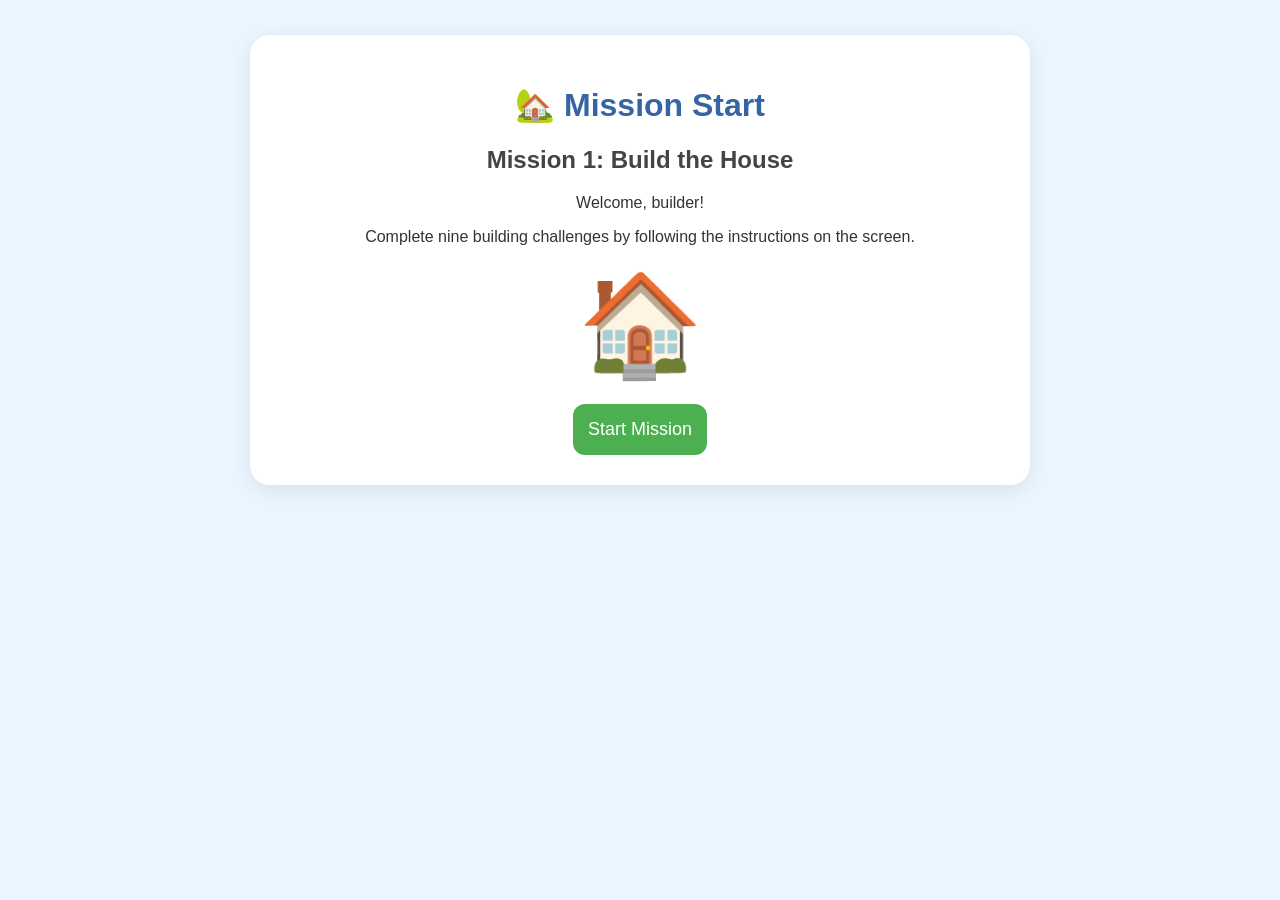
<file: index.html>
<!DOCTYPE html>
<html lang="en">

<head>
  <meta charset="UTF-8">
  <meta name="viewport" content="width=device-width, initial-scale=1.0">
  <title>Mission Start</title>
  <link rel="stylesheet" href="style.css">
</head>

<body>
  <main class="game">

    <h1>🏡 Mission Start</h1>
    <h2>Mission 1: Build the House</h2>

    <!-- WELCOME SCREEN -->
    <section id="welcomeScreen">
      <p>Welcome, builder!</p>
      <p>
        Complete nine building challenges by following
        the instructions on the screen.
      </p>
      <div class="house">🏠</div>
      <button id="startButton">Start Mission</button>
    </section>

    <!-- GAME SCREEN -->
    <section id="gameScreen" hidden>
      <h3 id="roundTitle"></h3>
      <p id="roundDescription"></p>

      <div id="instructionPanel"></div>

      <button id="reviewButton" type="button" hidden>
        Show Instructions Again
      </button>

      <div id="buildingArea">
        <div id="buildingDisplay">🏞️</div>
      </div>

      <p>Choose your next building piece:</p>
      <div id="pieceButtons" class="pieces"></div>

      <p id="feedback" aria-live="polite"></p>
      <p id="progress"></p>
      <p id="challengeProgress"></p>
    </section>

    <!-- BETWEEN CHALLENGES -->
    <section id="betweenScreen" hidden>
      <h2>⭐ Great work!</h2>
      <p id="betweenMessage"></p>
      <button id="nextButton">Next Building Challenge</button>
    </section>

    <!-- RESULTS DASHBOARD -->
    <section id="resultsScreen" hidden>
      <h2>📊 Mission Results</h2>
      <p>
        Here's how you performed with each type
        of instruction support.
      </p>

      <h3>Incorrect Attempts by Instruction Type</h3>
      <div id="errorChart" class="chart"></div>

      <h3>Performance Summary</h3>
      <div id="results"></div>

      <button id="downloadButton">⬇ Download Results (CSV)</button>
      <button id="restartButton">Play Again</button>
    </section>

  </main>

  <script src="script.js"></script>
</body>

</html>
</file>
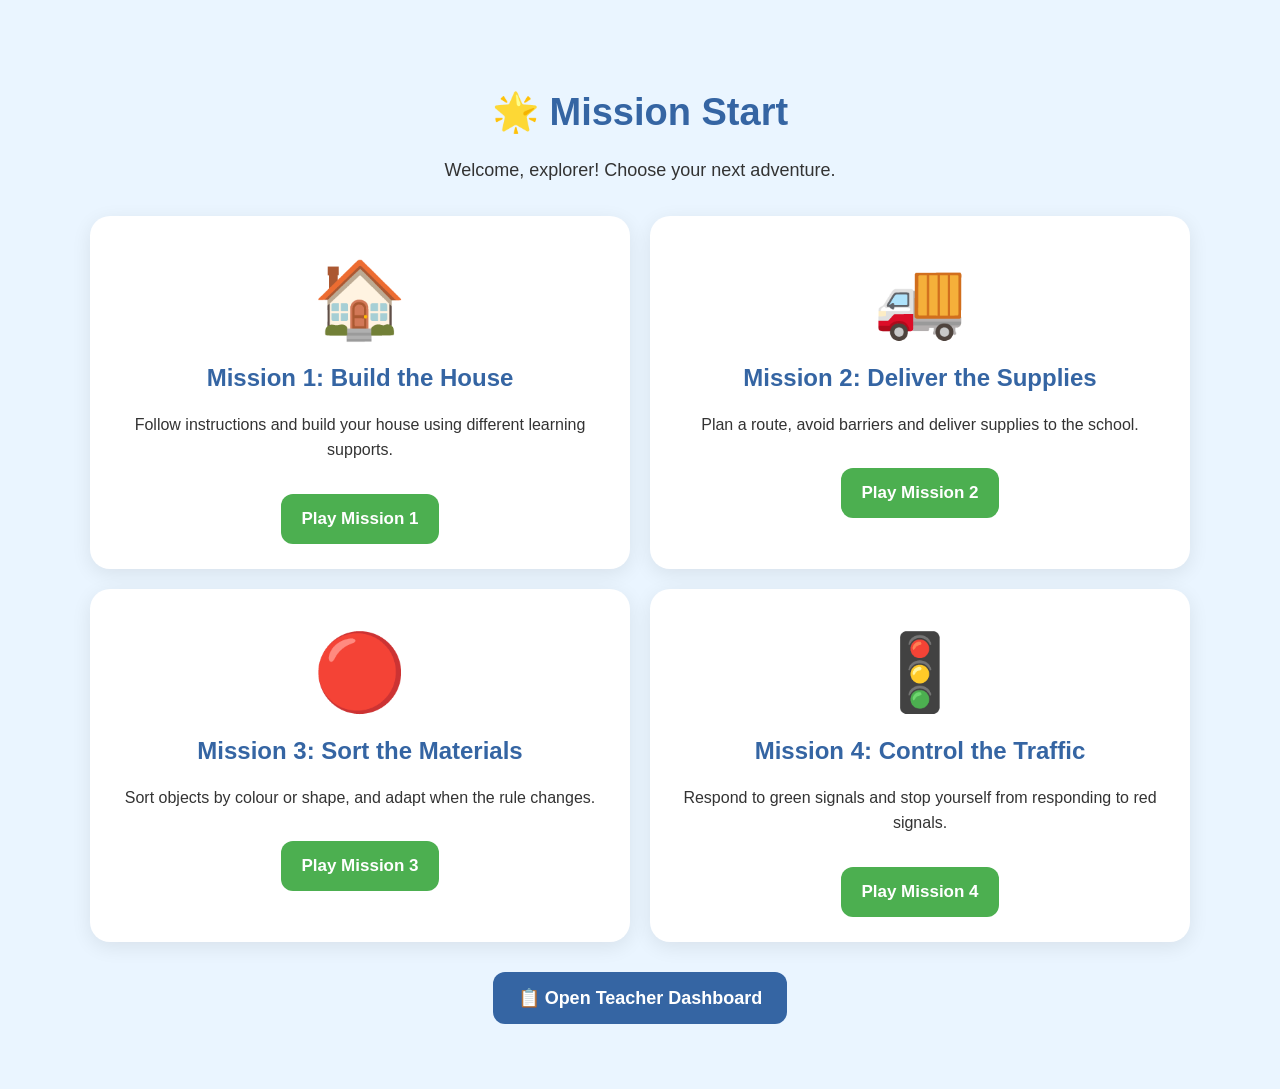
<file: home.html>
<!DOCTYPE html>
<html lang="en">
<head>
  <meta charset="UTF-8">
  <meta name="viewport" content="width=device-width, initial-scale=1.0">
  <title>Mission Start - Choose Your Mission</title>

  <style>
    body {
      margin: 0;
      background: #eaf5ff;
      font-family: Arial, sans-serif;
      color: #333;
      text-align: center;
    }

    .container {
      max-width: 1100px;
      margin: 40px auto;
      padding: 25px;
    }

    h1 {
      color: #3565a3;
      font-size: 38px;
    }

    .subtitle {
      font-size: 18px;
      margin-bottom: 35px;
    }

    .missions {
      display: grid;
      grid-template-columns: repeat(2, 1fr);
      gap: 20px;
    }

    .missionCard {
      background: white;
      padding: 25px;
      border-radius: 20px;
      box-shadow: 0 5px 20px #00000015;
    }

    .missionIcon {
      font-size: 75px;
      margin: 15px;
    }

    .missionCard h2 {
      color: #3565a3;
    }

    .missionCard p {
      line-height: 1.6;
    }

    .playButton {
      display: inline-block;
      margin-top: 15px;
      padding: 15px 20px;
      background: #4caf50;
      color: white;
      text-decoration: none;
      border-radius: 12px;
      font-size: 17px;
      font-weight: bold;
    }

    .playButton:hover {
      background: #398b3d;
    }

    @media (max-width: 750px) {
      .missions {
        grid-template-columns: 1fr;
      }
    }
  </style>
</head>

<body>
  <main class="container">
    <h1>🌟 Mission Start</h1>

    <p class="subtitle">
      Welcome, explorer! Choose your next adventure.
    </p>

    <div class="missions">

      <section class="missionCard">
        <div class="missionIcon">🏠</div>
        <h2>Mission 1: Build the House</h2>
        <p>
          Follow instructions and build your house
          using different learning supports.
        </p>
        <a class="playButton" href="index.html">
          Play Mission 1
        </a>
      </section>

      <section class="missionCard">
        <div class="missionIcon">🚚</div>
        <h2>Mission 2: Deliver the Supplies</h2>
        <p>
          Plan a route, avoid barriers and
          deliver supplies to the school.
        </p>
        <a class="playButton" href="mission2.html">
          Play Mission 2
        </a>
      </section>

      <section class="missionCard">
        <div class="missionIcon">🔴</div>
        <h2>Mission 3: Sort the Materials</h2>
        <p>
          Sort objects by colour or shape,
          and adapt when the rule changes.
        </p>
        <a class="playButton" href="mission3.html">
          Play Mission 3
        </a>
      </section>

      <section class="missionCard">
        <div class="missionIcon">🚦</div>
        <h2>Mission 4: Control the Traffic</h2>
        <p>
          Respond to green signals and stop
          yourself from responding to red signals.
        </p>
        <a class="playButton" href="mission4.html">
          Play Mission 4
        </a>
      </section>

    </div>
    
<section style="margin-top: 30px; text-align: center;">
  <a href="teacher.html"
     style="
       display: inline-block;
       background: #3565a3;
       color: white;
       padding: 15px 25px;
       border-radius: 12px;
       text-decoration: none;
       font-size: 18px;
       font-weight: bold;
     ">
    📋 Open Teacher Dashboard
  </a>
</section>

  </main>
</body>
</html>
</file>
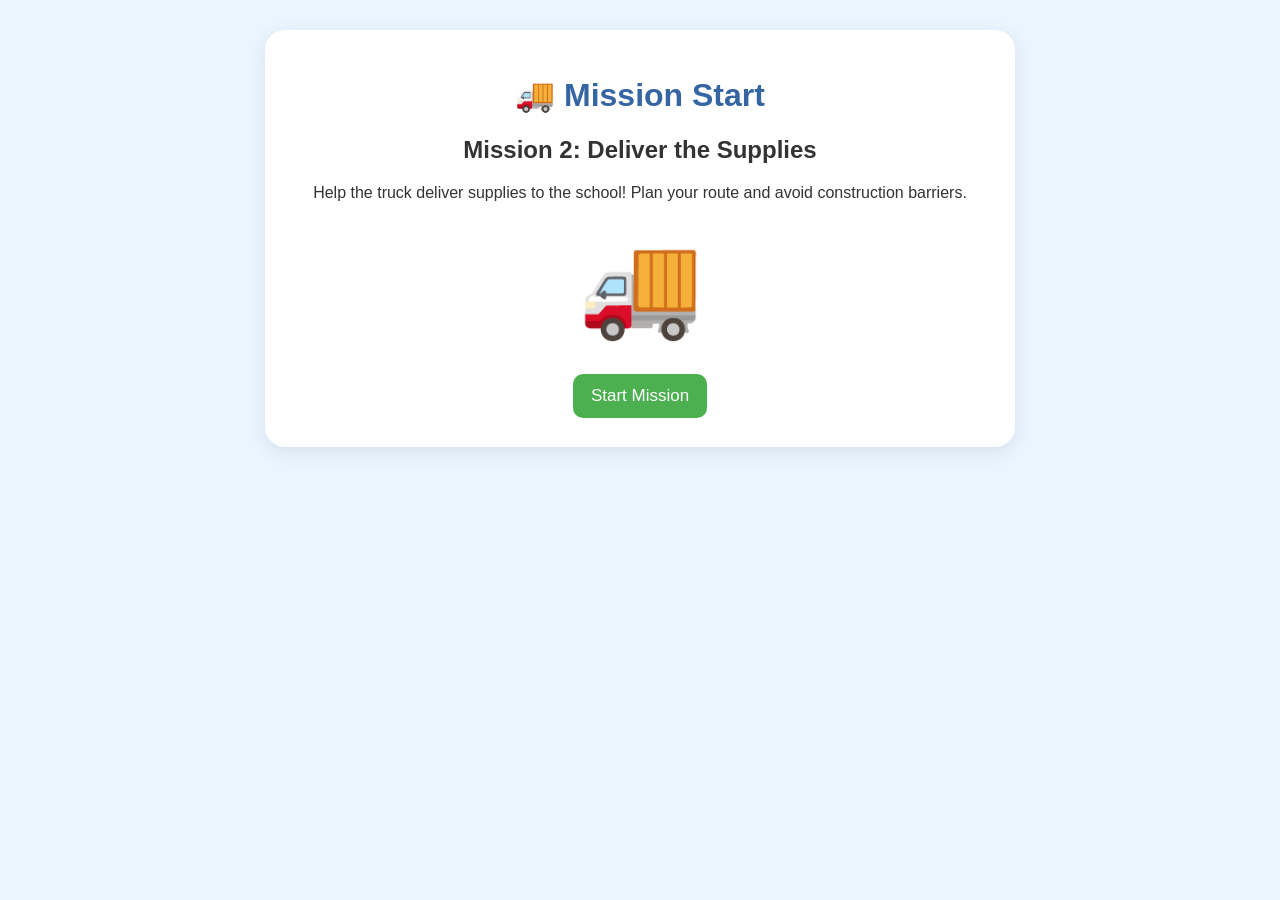
<file: mission2.html>
<!DOCTYPE html>
<html lang="en">
<head>
  <meta charset="UTF-8">
  <meta name="viewport" content="width=device-width, initial-scale=1.0">
  <title>Mission 2 - Deliver the Supplies</title>
  <link rel="stylesheet" href="mission2.css">
</head>
<body>

  <main class="game">
    <h1>🚚 Mission Start</h1>
    <h2>Mission 2: Deliver the Supplies</h2>

    <section id="welcomeScreen">
      <p>
        Help the truck deliver supplies to the school!
        Plan your route and avoid construction barriers.
      </p>
      <div class="truck">🚚</div>
      <button id="startButton">Start Mission</button>
    </section>

    <section id="gameScreen" hidden>
      <p id="instructions">
        Move the truck to the school without hitting barriers.
      </p>

      <div id="grid" class="grid"></div>

      <div class="controls">
        <button id="upButton">↑ Up</button>
        <div>
          <button id="leftButton">← Left</button>
          <button id="downButton">↓ Down</button>
          <button id="rightButton">→ Right</button>
        </div>
      </div>

      <p id="feedback" aria-live="polite"></p>
      <p id="progress"></p>
    </section>

    <section id="resultsScreen" hidden>
      <h2>🎉 Delivery Complete!</h2>
      <div id="results"></div>
      <button id="restartButton">Play Again</button>
      <p><a href="index.html">Return to Mission 1</a></p>
    </section>
  </main>

  <script src="mission2.js"></script>
</body>
</html>
</file>
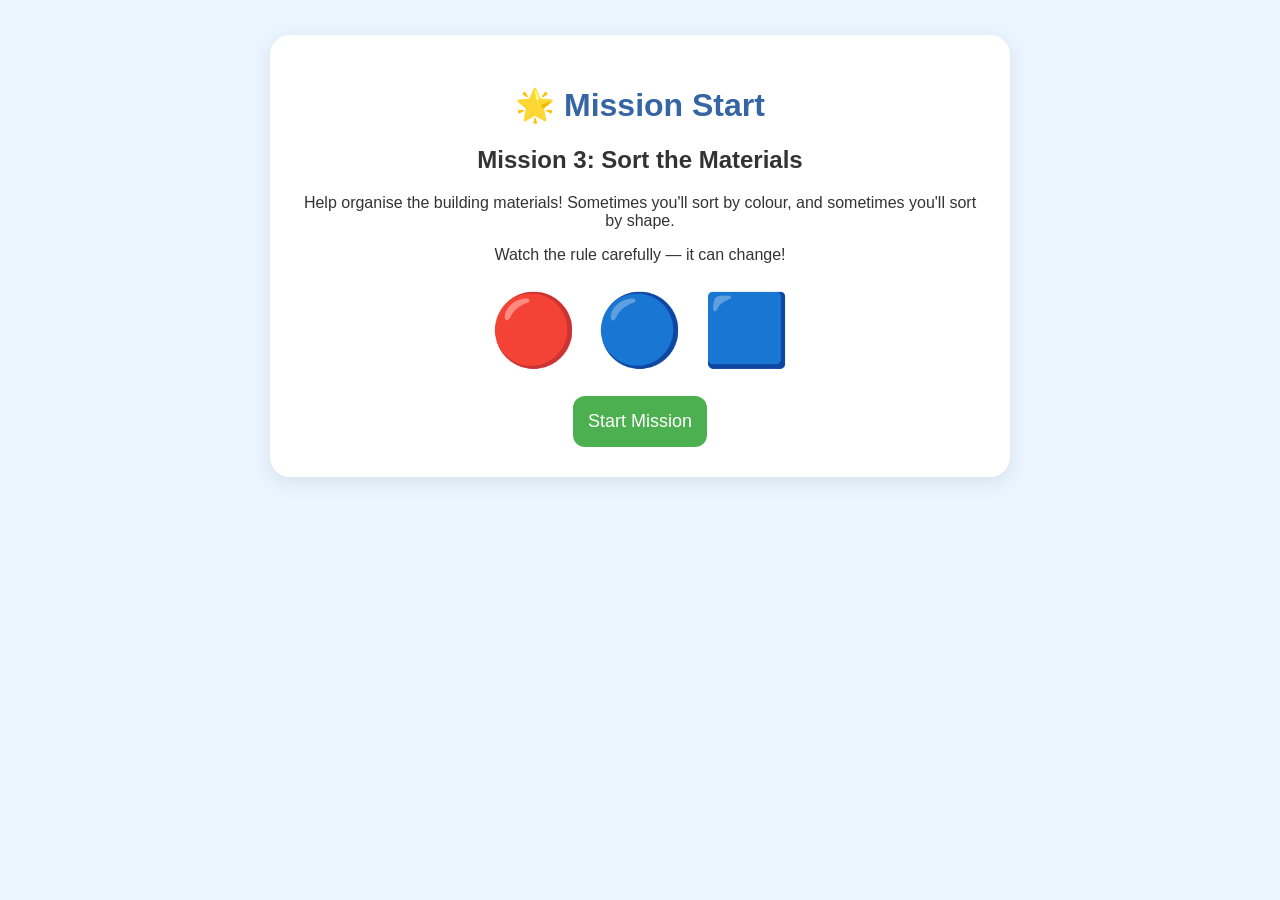
<file: mission3.html>
<!DOCTYPE html>
<html lang="en">
<head>
  <meta charset="UTF-8">
  <meta name="viewport" content="width=device-width, initial-scale=1.0">
  <title>Mission 3 - Sort the Materials</title>
  <link rel="stylesheet" href="mission3.css">
</head>

<body>
  <main class="game">

    <h1>🌟 Mission Start</h1>
    <h2>Mission 3: Sort the Materials</h2>

    <section id="welcomeScreen">
      <p>
        Help organise the building materials!
        Sometimes you'll sort by colour,
        and sometimes you'll sort by shape.
      </p>

      <p>
        Watch the rule carefully — it can change!
      </p>

      <div class="welcomeIcon">🔴 🔵 🟦</div>
      <button id="startButton">Start Mission</button>
    </section>

    <section id="gameScreen" hidden>
      <p id="trialProgress"></p>

      <div id="rulePanel">
        <h3 id="ruleText"></h3>
      </div>

      <div id="shapeArea" aria-label="Shape to sort">
        <div id="shape"></div>
      </div>

      <p>Where does this material belong?</p>

      <div id="answerButtons"></div>

      <p id="feedback" aria-live="polite"></p>
    </section>

    <section id="resultsScreen" hidden>
      <h2>🎉 Sorting Complete!</h2>
      <div id="results"></div>

      <button id="restartButton">Play Again</button>
      <p><a href="home.html">Return to Main Menu</a></p>
    </section>

  </main>

  <script src="mission3.js"></script>
</body>
</html>
</file>
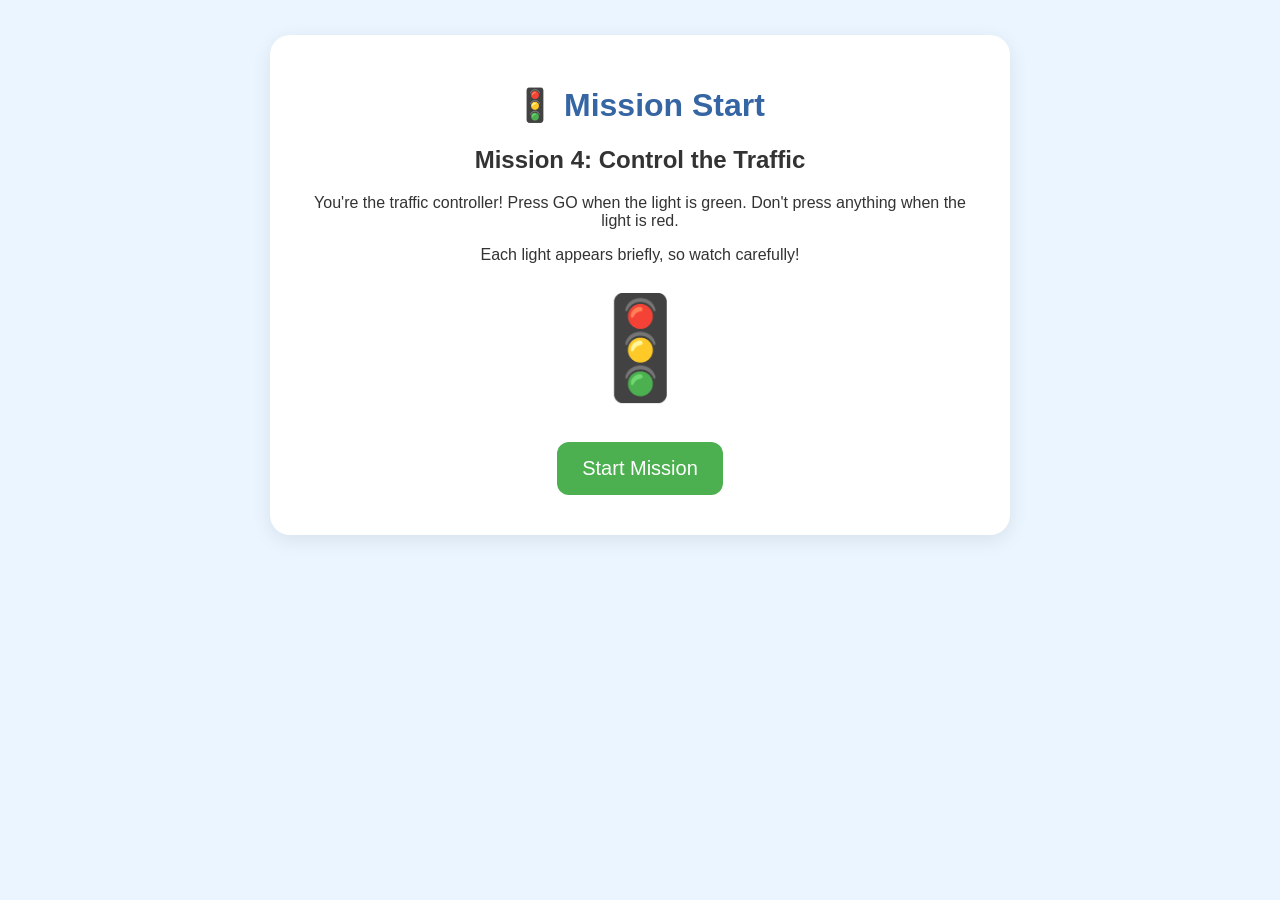
<file: mission4.html>
<!DOCTYPE html>
<html lang="en">
<head>
  <meta charset="UTF-8">
  <meta name="viewport" content="width=device-width, initial-scale=1.0">
  <title>Mission 4 - Control the Traffic</title>
  <link rel="stylesheet" href="mission4.css">
</head>

<body>
  <main class="game">
    <h1>🚦 Mission Start</h1>
    <h2>Mission 4: Control the Traffic</h2>

    <section id="welcomeScreen">
      <p>
        You're the traffic controller!
        Press GO when the light is green.
        Don't press anything when the light is red.
      </p>

      <p>
        Each light appears briefly, so watch carefully!
      </p>

      <div class="welcomeIcon">🚦</div>
      <button id="startButton">Start Mission</button>
    </section>

    <section id="gameScreen" hidden>
      <p id="trialProgress"></p>

      <div id="trafficLight">
        <div id="redLight" class="light"></div>
        <div id="greenLight" class="light"></div>
      </div>

      <p id="signalText">Get ready...</p>

      <button id="goButton">🚗 GO!</button>

      <p id="feedback" aria-live="polite"></p>
    </section>

    <section id="resultsScreen" hidden>
      <h2>🎉 Traffic Mission Complete!</h2>
      <div id="results"></div>

      <button id="restartButton">Play Again</button>
      <p><a href="home.html">Return to Main Menu</a></p>
    </section>
  </main>

  <script src="mission4.js"></script>
</body>
</html>
</file>
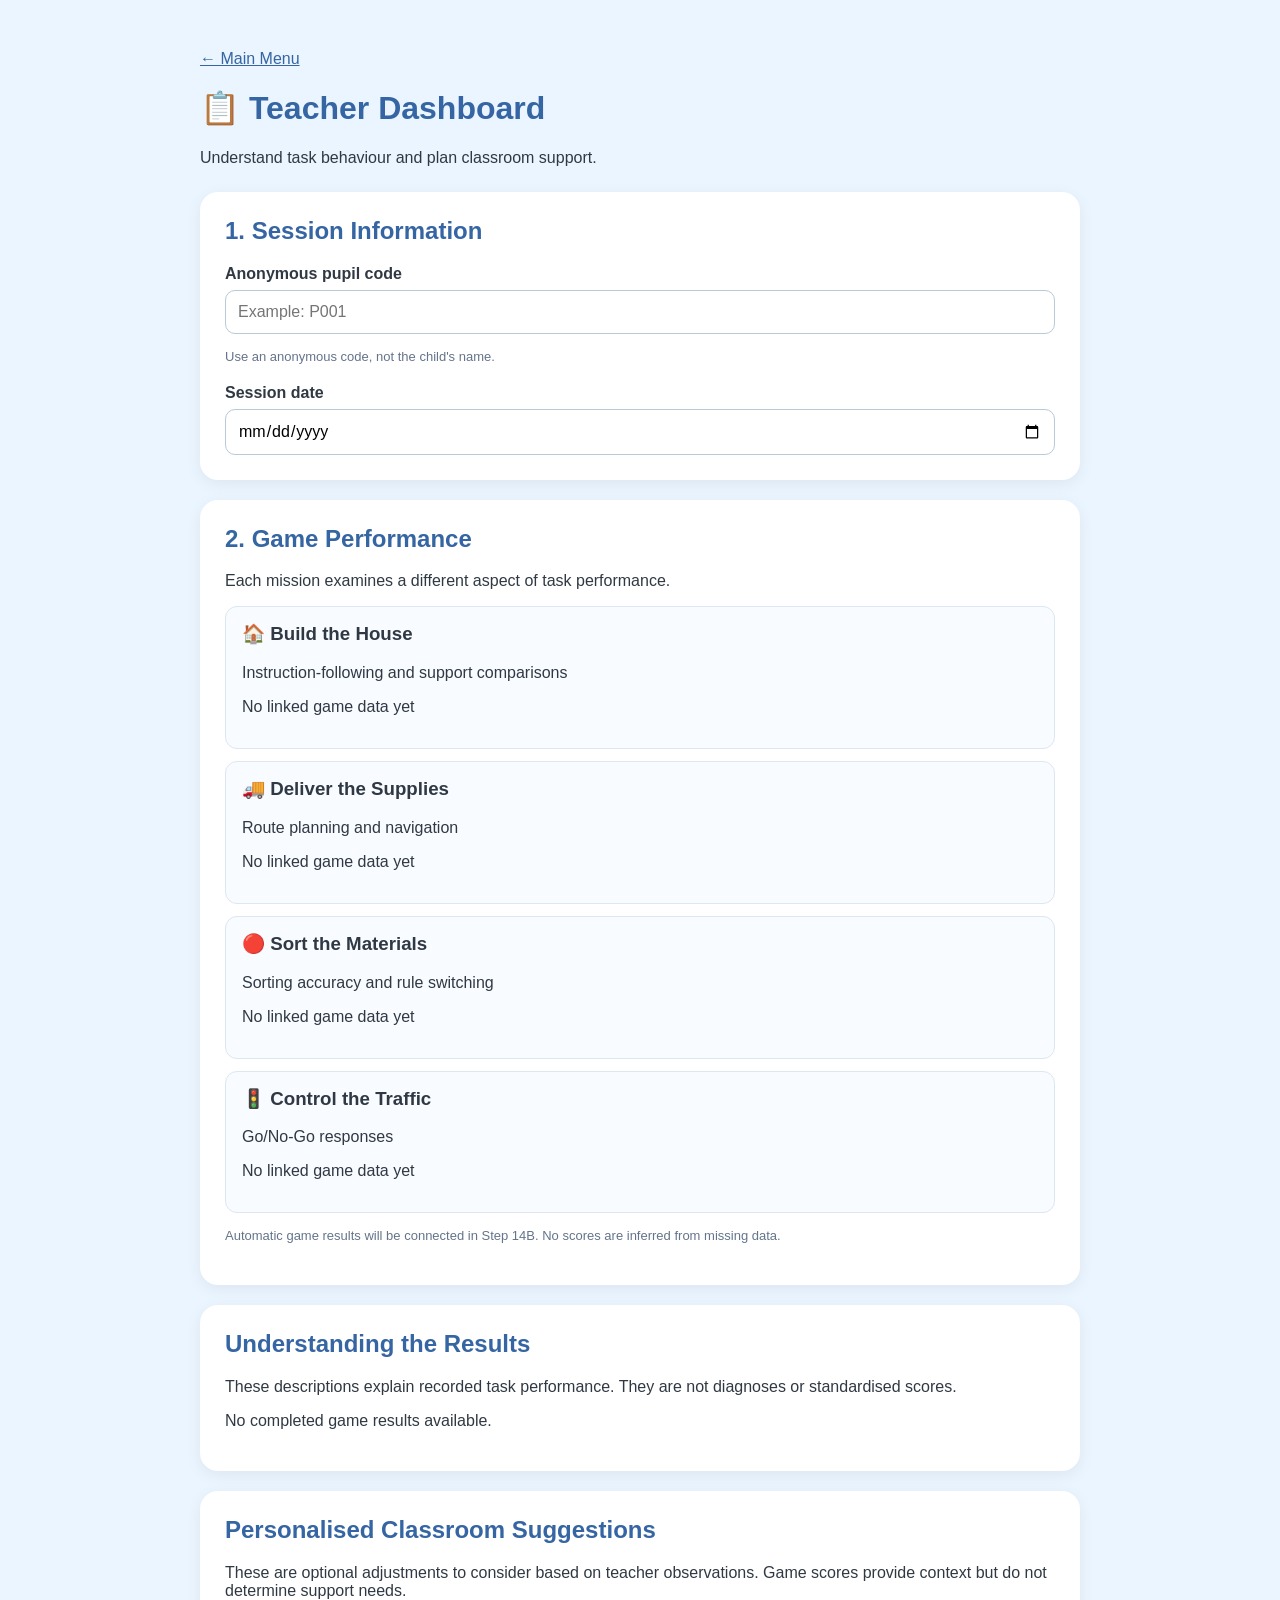
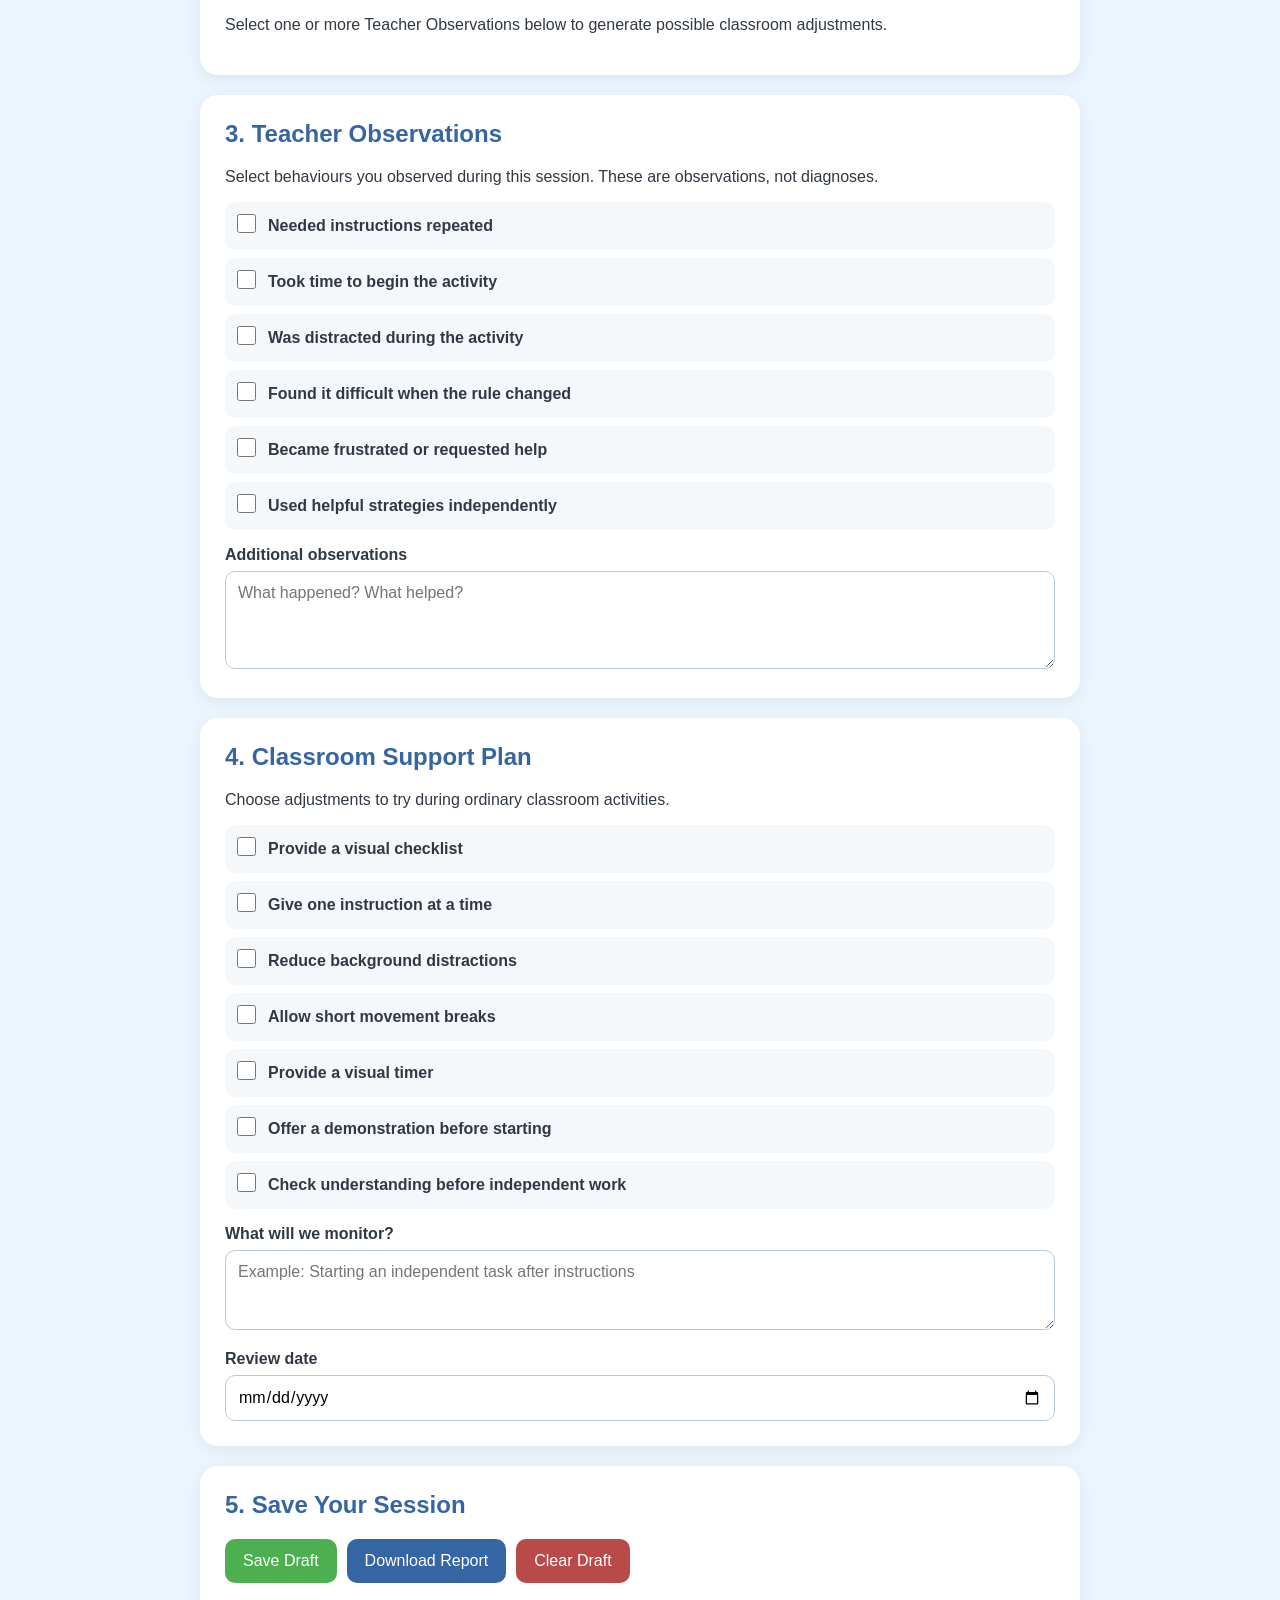
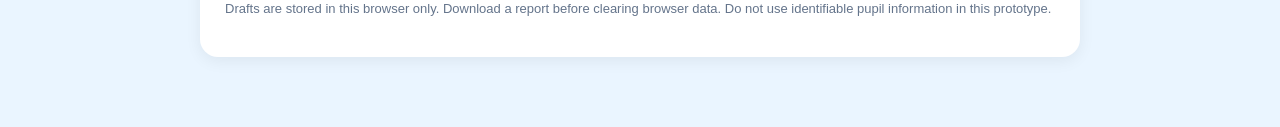
<file: teacher.html>
<!DOCTYPE html>
<html lang="en">
<head>
  <meta charset="UTF-8">
  <meta name="viewport" content="width=device-width, initial-scale=1">
  <title>Mission Start - Teacher Dashboard</title>
  <link rel="stylesheet" href="teacher.css">
</head>
<body>
  <main class="dashboard">

    <header>
      <a href="home.html">← Main Menu</a>
      <h1>📋 Teacher Dashboard</h1>
      <p>Understand task behaviour and plan classroom support.</p>
    </header>

    <section class="panel">
      <h2>1. Session Information</h2>

      <label for="studentCode">Anonymous pupil code</label>
      <input id="studentCode" type="text"
        placeholder="Example: P001" maxlength="30">

      <p class="hint">
        Use an anonymous code, not the child's name.
      </p>

      <label for="sessionDate">Session date</label>
      <input id="sessionDate" type="date">
    </section>

    <section class="panel">
      <h2>2. Game Performance</h2>
      <p>
        Each mission examines a different aspect of
        task performance.
      </p>

      <div id="missionCards"></div>

      <p class="hint">
        Automatic game results will be connected in Step 14B.
        No scores are inferred from missing data.
      </p>
    </section>

    <section class="panel">
      <h2>3. Teacher Observations</h2>
      <p>
        Select behaviours you observed during this session.
        These are observations, not diagnoses.
      </p>

      <div id="observationList"></div>

      <label for="teacherNotes">Additional observations</label>
      <textarea id="teacherNotes" rows="4"
        placeholder="What happened? What helped?"></textarea>
    </section>

    <section class="panel">
      <h2>4. Classroom Support Plan</h2>
      <p>
        Choose adjustments to try during ordinary
        classroom activities.
      </p>

      <div id="supportList"></div>

      <label for="targetBehaviour">What will we monitor?</label>
      <textarea id="targetBehaviour" rows="3"
        placeholder="Example: Starting an independent task after instructions"></textarea>

      <label for="reviewDate">Review date</label>
      <input id="reviewDate" type="date">
    </section>

    <section class="panel">
      <h2>5. Save Your Session</h2>

      <div class="actions">
        <button id="saveButton">Save Draft</button>
        <button id="downloadButton" class="secondary">
          Download Report
        </button>
        <button id="clearButton" class="danger">
          Clear Draft
        </button>
      </div>

      <p id="saveMessage" aria-live="polite"></p>

      <p class="hint">
        Drafts are stored in this browser only.
        Download a report before clearing browser data.
        Do not use identifiable pupil information in
        this prototype.
      </p>
    </section>

  </main>

  <script src="teacher.js"></script>
</body>
</html>
</file>
<file: style.css>
body {
  margin: 0;
  background: #eaf5ff;
  font-family: Arial, sans-serif;
  text-align: center;
  color: #333;
}

.game {
  background: white;
  max-width: 720px;
  margin: 35px auto;
  padding: 30px;
  border-radius: 20px;
  box-shadow: 0 5px 20px #00000015;
}

h1 {
  color: #3565a3;
}

h2 {
  color: #444;
}

.house {
  font-size: 100px;
  margin: 20px;
}

#instructionPanel {
  background: #fff8df;
  padding: 15px;
  border-radius: 12px;
  margin: 15px 0;
  text-align: left;
  min-height: 55px;
}

#reviewButton {
  background: #3565a3;
  margin: 5px 0 15px;
  font-size: 15px;
}

#buildingArea {
  background: #e8f5e9;
  border: 3px dashed #81c784;
  border-radius: 15px;
  padding: 30px;
  margin: 20px 0;
}

#buildingDisplay {
  font-size: 85px;
}

.pieces {
  display: grid;
  grid-template-columns: 1fr 1fr;
  gap: 12px;
  margin: 20px 0;
}

button {
  background: #4caf50;
  color: white;
  border: none;
  padding: 15px;
  border-radius: 12px;
  font-size: 18px;
  cursor: pointer;
}

button:hover {
  background: #398b3d;
}

button:disabled {
  background: #999;
  cursor: default;
}

#feedback {
  font-size: 18px;
  font-weight: bold;
  min-height: 25px;
}

#progress {
  color: #555;
}

#challengeProgress {
  color: #3565a3;
  font-weight: bold;
}

#results {
  background: #f1f8e9;
  padding: 20px;
  border-radius: 12px;
  margin: 20px 0;
}

.resultCard {
  background: white;
  padding: 15px;
  margin: 10px 0;
  border-radius: 10px;
  border: 1px solid #dce7ef;
  text-align: left;
}

.resultCard h3 {
  color: #3565a3;
}

.checklistItem {
  padding: 7px;
}

.completed {
  text-decoration: line-through;
  color: #777;
}

/* RESULTS CHART */

.chart {
  background: #f7fbff;
  border: 1px solid #dce7ef;
  border-radius: 15px;
  padding: 20px;
  margin: 20px 0;
}

.chartRow {
  margin: 18px 0;
  text-align: left;
}

.chartLabel {
  font-weight: bold;
  margin-bottom: 7px;
}

.chartTrack {
  background: #e0e7ef;
  border-radius: 10px;
  overflow: hidden;
  height: 28px;
}

.chartBar {
  background: #4b8bd8;
  height: 100%;
  border-radius: 10px;
  min-width: 0;
}

.chartValue {
  margin-top: 5px;
  font-size: 14px;
  color: #555;
}

#downloadButton {
  background: #3565a3;
  margin: 10px;
}

#restartButton {
  margin: 10px;
}

[hidden] {
  display: none !important;
}
</file>
<file: mission2.css>
body {
  margin: 0;
  background: #eaf5ff;
  font-family: Arial, sans-serif;
  color: #333;
  text-align: center;
}

.game {
  background: white;
  max-width: 700px;
  margin: 30px auto;
  padding: 25px;
  border-radius: 20px;
  box-shadow: 0 5px 20px #00000015;
}

h1 {
  color: #3565a3;
}

.truck {
  font-size: 100px;
  margin: 25px;
}

.grid {
  display: grid;
  grid-template-columns: repeat(5, 1fr);
  gap: 5px;
  max-width: 450px;
  margin: 25px auto;
}

.cell {
  aspect-ratio: 1;
  background: #e8f5e9;
  border-radius: 8px;
  display: flex;
  align-items: center;
  justify-content: center;
  font-size: 30px;
}

.wall {
  background: #ffd8c2;
}

.goal {
  background: #b8e6c0;
}

.truckCell {
  background: #b8d8f5;
}

button {
  background: #4caf50;
  color: white;
  border: none;
  padding: 12px 18px;
  border-radius: 10px;
  font-size: 17px;
  cursor: pointer;
  margin: 4px;
}

button:hover {
  background: #398b3d;
}

button:disabled {
  background: #999;
}

.controls {
  margin: 20px 0;
}

#feedback {
  min-height: 25px;
  font-weight: bold;
}

#results {
  background: #f1f8e9;
  padding: 20px;
  border-radius: 12px;
  margin: 20px 0;
}

[hidden] {
  display: none !important;
}
</file>
<file: mission3.css>
body {
  margin: 0;
  background: #eaf5ff;
  font-family: Arial, sans-serif;
  color: #333;
  text-align: center;
}

.game {
  background: white;
  max-width: 680px;
  margin: 35px auto;
  padding: 30px;
  border-radius: 20px;
  box-shadow: 0 5px 20px #00000015;
}

h1 {
  color: #3565a3;
}

.welcomeIcon {
  font-size: 70px;
  margin: 25px;
}

#rulePanel {
  background: #fff8df;
  padding: 12px;
  border-radius: 12px;
  margin: 15px 0;
}

#shapeArea {
  background: #f3f8ff;
  border-radius: 15px;
  min-height: 200px;
  display: flex;
  align-items: center;
  justify-content: center;
  margin: 20px 0;
}

#shape {
  width: 110px;
  height: 110px;
}

.circle {
  border-radius: 50%;
}

.square {
  border-radius: 8px;
}

.red {
  background: #e65d5d;
}

.blue {
  background: #528ee2;
}

#answerButtons {
  display: grid;
  grid-template-columns: 1fr 1fr;
  gap: 12px;
}

button {
  background: #4caf50;
  color: white;
  border: none;
  padding: 15px;
  border-radius: 12px;
  font-size: 18px;
  cursor: pointer;
}

button:hover {
  background: #398b3d;
}

button:disabled {
  background: #999;
}

#feedback {
  font-weight: bold;
  min-height: 30px;
  margin-top: 20px;
}

#results {
  background: #f1f8e9;
  padding: 20px;
  border-radius: 12px;
  margin: 20px 0;
}

#trialProgress {
  color: #3565a3;
  font-weight: bold;
}

[hidden] {
  display: none !important;
}
</file>
<file: mission4.css>
body {
  margin: 0;
  background: #eaf5ff;
  font-family: Arial, sans-serif;
  color: #333;
  text-align: center;
}

.game {
  background: white;
  max-width: 680px;
  margin: 35px auto;
  padding: 30px;
  border-radius: 20px;
  box-shadow: 0 5px 20px #00000015;
}

h1 {
  color: #3565a3;
}

.welcomeIcon {
  font-size: 100px;
  margin: 25px;
}

#trafficLight {
  background: #293343;
  width: 120px;
  padding: 18px;
  border-radius: 25px;
  margin: 25px auto;
}

.light {
  width: 90px;
  height: 90px;
  border-radius: 50%;
  background: #59616d;
  margin: 12px auto;
}

.redActive {
  background: #f05a55;
  box-shadow: 0 0 25px #f05a55;
}

.greenActive {
  background: #44cb7b;
  box-shadow: 0 0 25px #44cb7b;
}

button {
  background: #4caf50;
  color: white;
  border: none;
  padding: 15px 25px;
  border-radius: 12px;
  font-size: 20px;
  cursor: pointer;
  margin: 10px;
}

button:hover {
  background: #398b3d;
}

button:disabled {
  background: #999;
  cursor: default;
}

#feedback {
  min-height: 25px;
  font-weight: bold;
}

#results {
  background: #f1f8e9;
  padding: 20px;
  border-radius: 12px;
  margin: 20px 0;
}

[hidden] {
  display: none !important;
}
</file>
<file: teacher.css>
* {
  box-sizing: border-box;
}

body {
  margin: 0;
  background: #eaf5ff;
  font-family: Arial, sans-serif;
  color: #303943;
}

.dashboard {
  max-width: 920px;
  margin: 30px auto;
  padding: 20px;
}

header {
  margin-bottom: 25px;
}

header h1 {
  color: #3565a3;
}

a {
  color: #3565a3;
}

.panel {
  background: white;
  padding: 25px;
  border-radius: 18px;
  margin-bottom: 20px;
  box-shadow: 0 4px 16px #00000010;
}

.panel h2 {
  color: #3565a3;
  margin-top: 0;
}

label {
  display: block;
  font-weight: bold;
  margin: 16px 0 7px;
}

input[type="text"],
input[type="date"],
textarea {
  width: 100%;
  padding: 12px;
  border: 1px solid #b8c9d8;
  border-radius: 10px;
  font: inherit;
}

textarea {
  resize: vertical;
}

.hint {
  font-size: 13px;
  color: #64748b;
  line-height: 1.6;
}

.missionCard {
  border: 1px solid #dce7ef;
  border-radius: 12px;
  padding: 16px;
  margin: 12px 0;
  background: #f8fbff;
}

.missionCard h3 {
  margin-top: 0;
}

.status {
  font-size: 14px;
  color: #64748b;
}

.option {
  display: flex;
  align-items: flex-start;
  gap: 12px;
  padding: 12px;
  margin: 8px 0;
  border-radius: 10px;
  background: #f5f8fb;
  cursor: pointer;
}

.option input {
  width: 19px;
  height: 19px;
  margin: 0;
  flex-shrink: 0;
}

.option span {
  line-height: 1.5;
}

.actions {
  display: flex;
  flex-wrap: wrap;
  gap: 10px;
}

button {
  background: #4caf50;
  color: white;
  border: none;
  border-radius: 10px;
  padding: 13px 18px;
  font-size: 16px;
  cursor: pointer;
}

button:hover {
  opacity: 0.9;
}

.secondary {
  background: #3565a3;
}

.danger {
  background: #b84a4a;
}

#saveMessage {
  font-weight: bold;
  color: #3565a3;
}

@media (max-width: 650px) {
  .dashboard {
    padding: 12px;
  }

  .panel {
    padding: 18px;
  }

  .actions button {
    width: 100%;
  }
}
</file>
